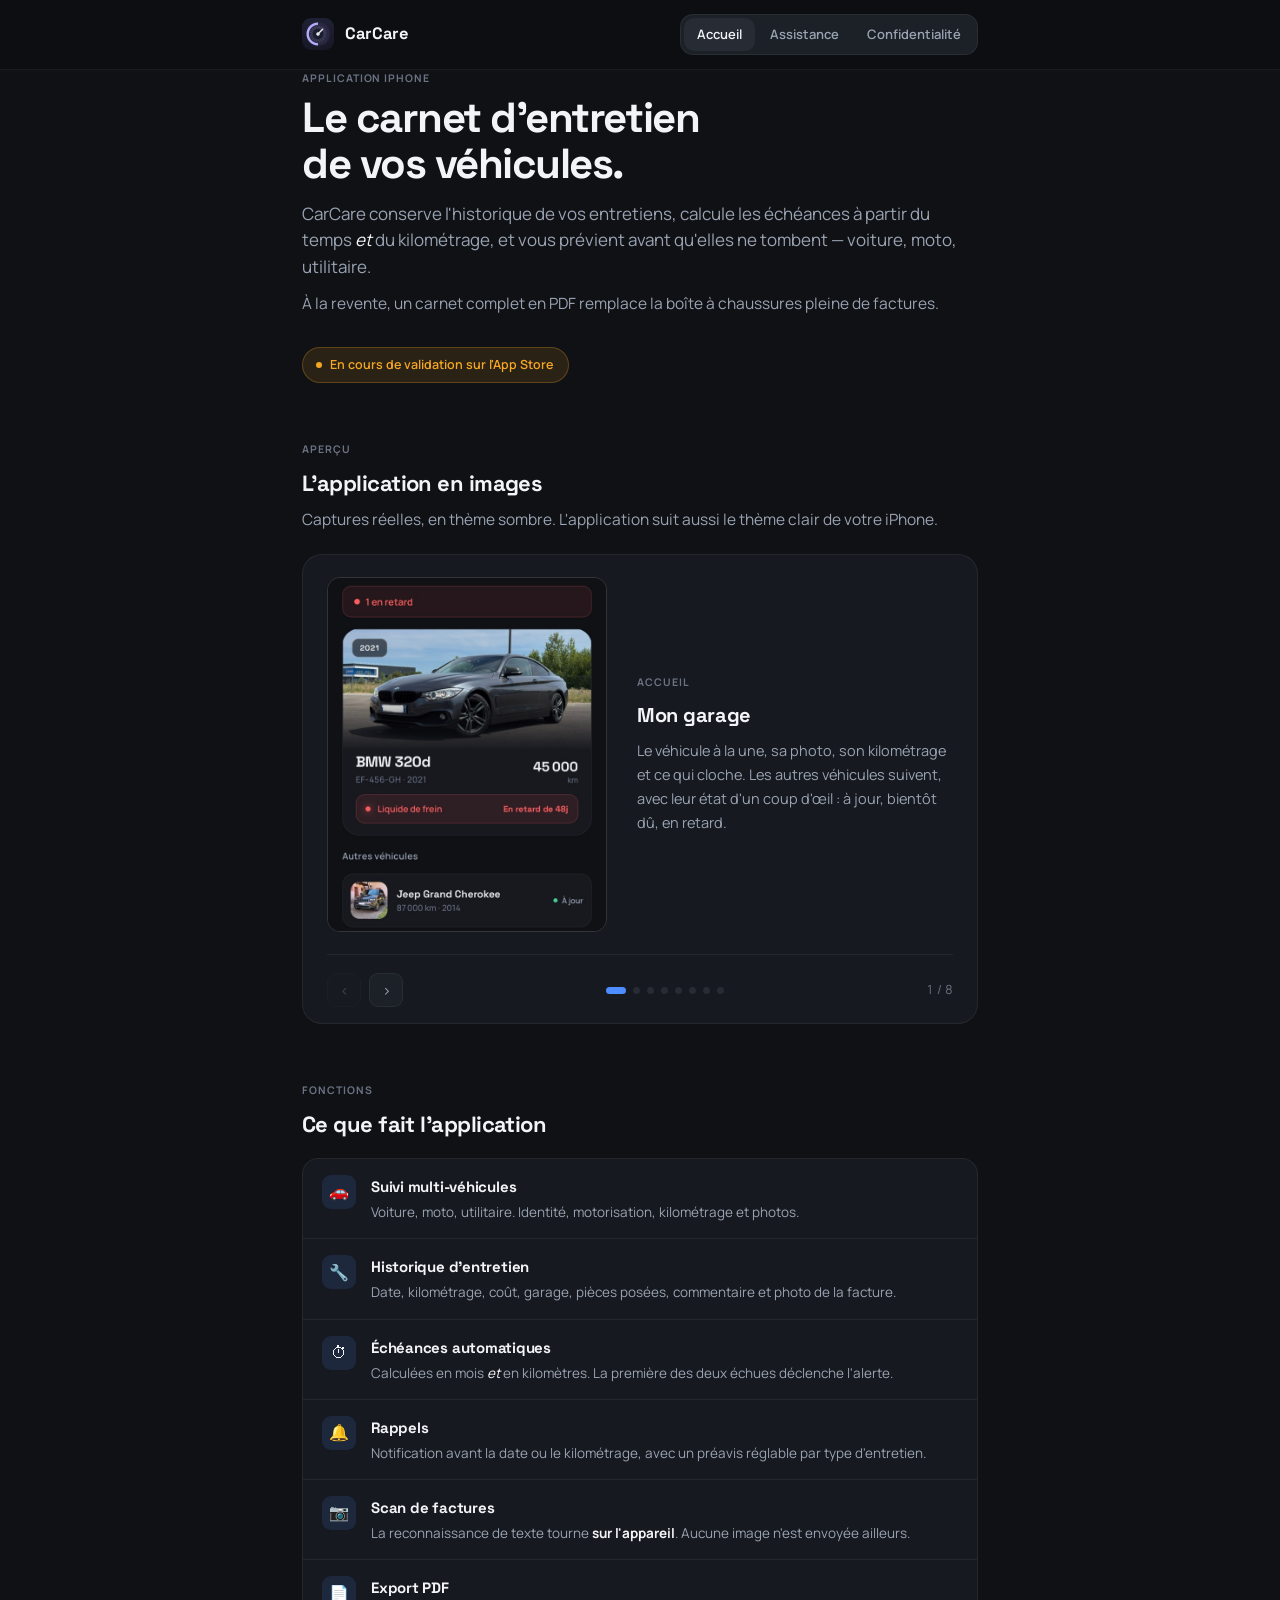
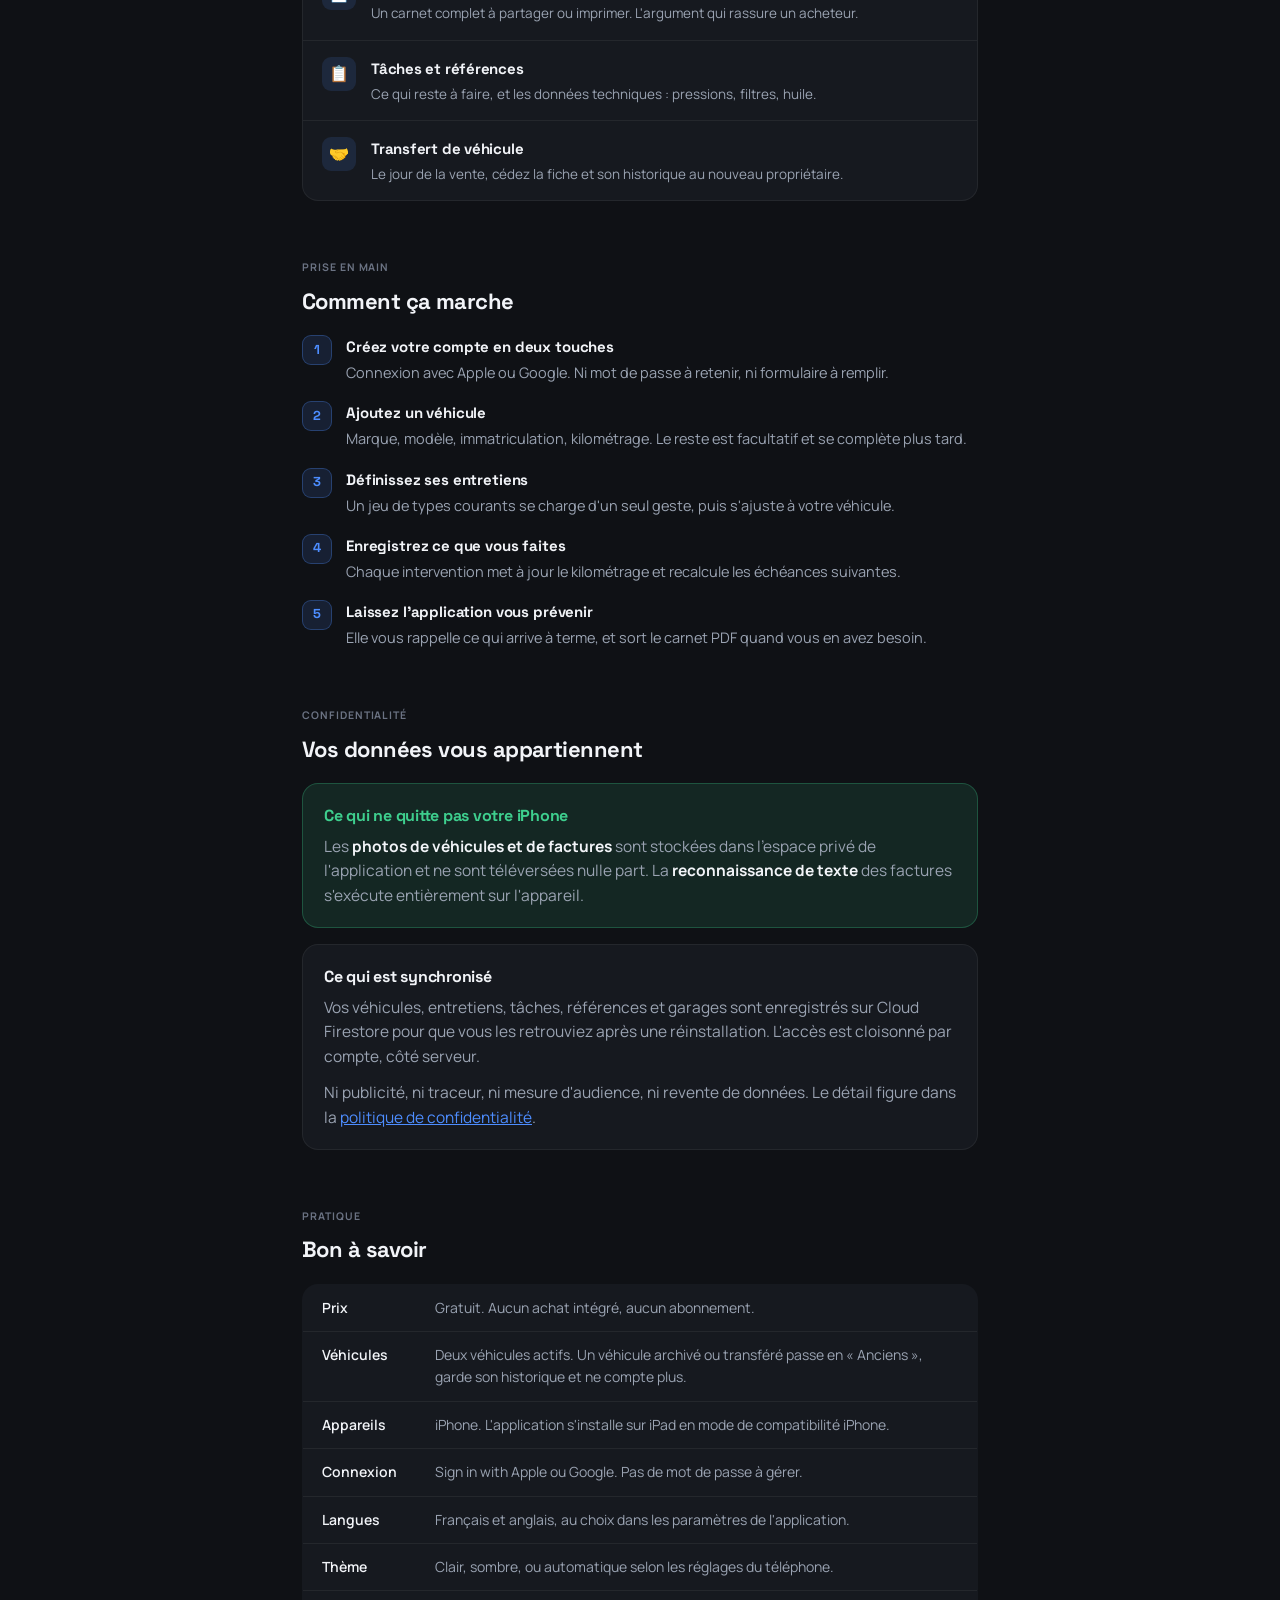
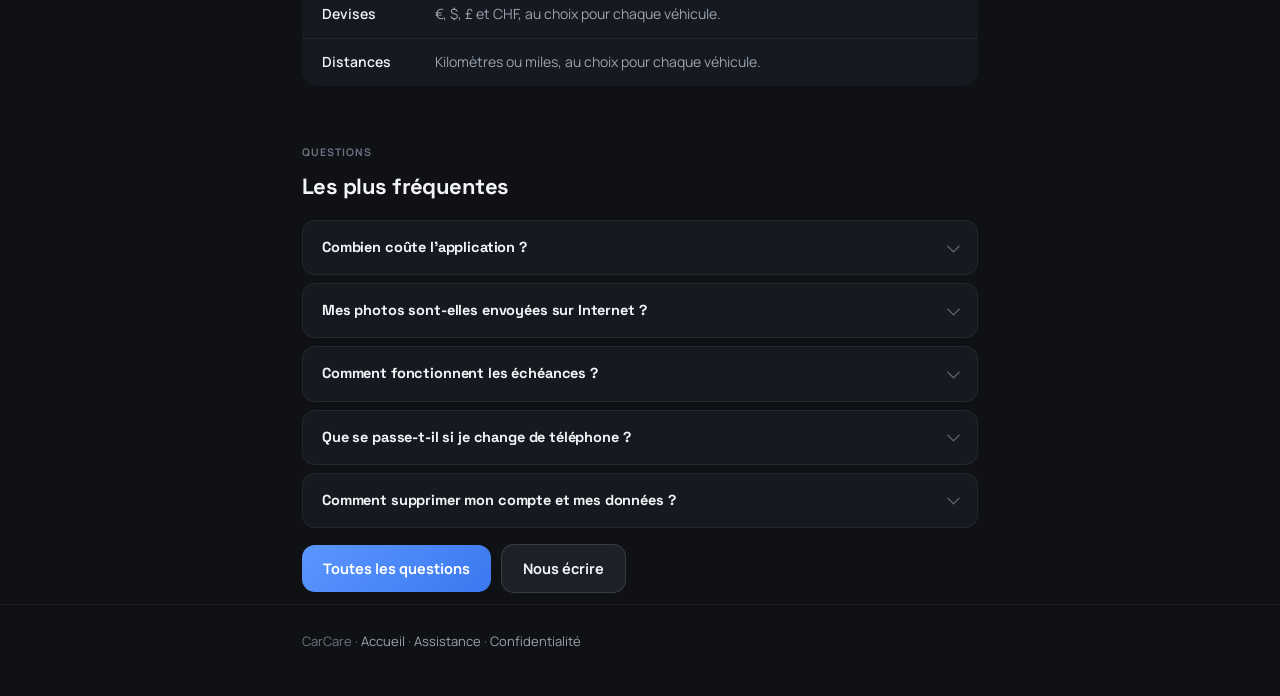
<file: index.html>
<!DOCTYPE html>
<html lang="fr">
<head>
<meta charset="utf-8">
<meta name="viewport" content="width=device-width, initial-scale=1">
<title>CarCare — Le carnet d'entretien de vos véhicules</title>
<meta name="description" content="CarCare garde l'historique d'entretien de vos véhicules, calcule les échéances en mois et en kilomètres, vous rappelle ce qui arrive à terme et exporte un carnet PDF complet. Gratuit, sans publicité, photos conservées sur l'appareil.">
<link rel="icon" href="img/icon.png">
<link rel="apple-touch-icon" href="img/icon.png">
<meta property="og:type" content="website">
<meta property="og:title" content="CarCare — Le carnet d'entretien de vos véhicules">
<meta property="og:description" content="Historique, échéances calculées en mois et en kilomètres, rappels et export PDF. Gratuit, sans publicité.">
<meta property="og:image" content="https://chamallaw.github.io/carcare-site/img/shots/garage.jpg">
<meta property="og:url" content="https://chamallaw.github.io/carcare-site/">
<meta name="twitter:card" content="summary_large_image">
<link rel="preconnect" href="https://fonts.googleapis.com">
<link rel="preconnect" href="https://fonts.gstatic.com" crossorigin>
<link href="https://fonts.googleapis.com/css2?family=Space+Grotesk:wght@500;700&family=Manrope:wght@400;600;700&display=swap" rel="stylesheet">
<link rel="stylesheet" href="style.css">
</head>
<body>

<header>
  <div class="wrap bar">
    <a class="brand" href="index.html" aria-label="CarCare, accueil"><img class="mark" src="img/icon.png" alt=""><b>CarCare</b></a>
    <nav>
      <a class="on" href="index.html">Accueil</a>
      <a href="support.html">Assistance</a>
      <a href="privacy.html">Confidentialité</a>
    </nav>
  </div>
</header>

<main class="wrap">

  <span class="eyebrow">Application iPhone</span>
  <h1>Le carnet d'entretien<br>de vos véhicules.</h1>
  <p class="lead">CarCare conserve l'historique de vos entretiens, calcule les échéances à partir du temps <em>et</em> du kilométrage, et vous prévient avant qu'elles ne tombent — voiture, moto, utilitaire.</p>
  <p>À la revente, un carnet complet en PDF remplace la boîte à chaussures pleine de factures.</p>
  <p><span class="pill"><span class="dot-mark"></span> En cours de validation sur l'App Store</span></p>

  <section class="section">
    <span class="eyebrow">Aperçu</span>
    <h2>L'application en images</h2>
    <p class="section-intro">Captures réelles, en thème sombre. L'application suit aussi le thème clair de votre iPhone.</p>

    <div class="carousel" data-carousel>
      <div class="track" data-track tabindex="0" role="group" aria-roledescription="carrousel" aria-label="Captures d'écran de l'application">

        <div class="slide" role="group" aria-roledescription="diapositive" aria-label="1 sur 8 : Mon garage">
          <img src="img/shots/garage.jpg" alt="Écran d'accueil « Mon garage » : le véhicule à la une avec sa photo, son kilométrage et une alerte d'entretien en retard." width="640" height="814">
          <div class="slide-text">
            <span class="eyebrow">Accueil</span>
            <h3>Mon garage</h3>
            <p>Le véhicule à la une, sa photo, son kilométrage et ce qui cloche. Les autres véhicules suivent, avec leur état d'un coup d'œil : à jour, bientôt dû, en retard.</p>
          </div>
        </div>

        <div class="slide" role="group" aria-roledescription="diapositive" aria-label="2 sur 8 : Échéances">
          <img src="img/shots/echeances.jpg" alt="Liste des échéances d'un véhicule : un entretien en retard en rouge, les suivants à jour en vert." width="640" height="814" loading="lazy">
          <div class="slide-text">
            <span class="eyebrow">Échéances</span>
            <h3>Ce qui arrive à terme</h3>
            <p>Chaque entretien affiche sa prochaine date et son prochain kilométrage. La première des deux échéances à tomber fait basculer la pastille en « bientôt », puis en « en retard ».</p>
          </div>
        </div>

        <div class="slide" role="group" aria-roledescription="diapositive" aria-label="3 sur 8 : Historique">
          <img src="img/shots/historique.jpg" alt="Historique d'entretien d'un véhicule avec le total des dépenses et le détail de chaque intervention." width="640" height="814" loading="lazy">
          <div class="slide-text">
            <span class="eyebrow">Historique</span>
            <h3>Tout ce qui a été fait</h3>
            <p>Date, kilométrage, coût, garage, pièces posées et commentaire pour chaque intervention — plus le total dépensé sur le véhicule, calculé au fil de l'eau.</p>
          </div>
        </div>

        <div class="slide" role="group" aria-roledescription="diapositive" aria-label="4 sur 8 : Types d'entretien">
          <img src="img/shots/config.jpg" alt="Configuration des types d'entretien : vidange tous les 12 mois ou 15 000 km, filtre à air, contrôle technique, pneus." width="640" height="814" loading="lazy">
          <div class="slide-text">
            <span class="eyebrow">Configuration</span>
            <h3>Vos règles, pas les nôtres</h3>
            <p>Vidange tous les 12 mois ou 15 000 km, contrôle technique tous les 2 ans, distribution à 120 000 km : vous définissez la périodicité et le préavis de chaque rappel.</p>
          </div>
        </div>

        <div class="slide" role="group" aria-roledescription="diapositive" aria-label="5 sur 8 : Fiche véhicule">
          <img src="img/shots/fiche.jpg" alt="Fiche véhicule : motorisation, kilométrage, puis les actions partager le PDF, imprimer, transférer et supprimer." width="640" height="814" loading="lazy">
          <div class="slide-text">
            <span class="eyebrow">Fiche véhicule</span>
            <h3>Le carnet, en un geste</h3>
            <p>Motorisation, kilométrage, devise et unité de distance. C'est d'ici que part le PDF complet, l'impression, ou le transfert au prochain propriétaire.</p>
          </div>
        </div>

        <div class="slide" role="group" aria-roledescription="diapositive" aria-label="6 sur 8 : Références">
          <img src="img/shots/references.jpg" alt="Références techniques d'un véhicule : pressions des pneus, référence du filtre à air, huile moteur." width="640" height="814" loading="lazy">
          <div class="slide-text">
            <span class="eyebrow">Références</span>
            <h3>Ce qu'on cherche toujours</h3>
            <p>Pression des pneus avant et arrière, référence exacte du filtre, viscosité et quantité d'huile. Noté une fois, retrouvé au bon moment.</p>
          </div>
        </div>

        <div class="slide" role="group" aria-roledescription="diapositive" aria-label="7 sur 8 : À faire">
          <img src="img/shots/todo.jpg" alt="Liste de tâches à faire sur un véhicule, avec des niveaux d'urgence et une tâche terminée." width="640" height="814" loading="lazy">
          <div class="slide-text">
            <span class="eyebrow">À faire</span>
            <h3>Le bruit suspect de mardi</h3>
            <p>Un doute se note tout de suite, avec son niveau d'urgence, et se traite au prochain passage. Une tâche terminée bascule dans l'historique.</p>
          </div>
        </div>

        <div class="slide" role="group" aria-roledescription="diapositive" aria-label="8 sur 8 : Garages">
          <img src="img/shots/garages.jpg" alt="Carnet d'adresses des garages et prestataires avec leur téléphone et leur adresse." width="640" height="814" loading="lazy">
          <div class="slide-text">
            <span class="eyebrow">Garages</span>
            <h3>Vos prestataires</h3>
            <p>Téléphone, adresse, e-mail. Chaque garage se rattache aux entretiens qu'il a réalisés, et son numéro reste à portée de pouce.</p>
          </div>
        </div>

      </div>

      <div class="carousel-nav">
        <div class="arrows">
          <button class="arrow" type="button" data-prev aria-label="Capture précédente">‹</button>
          <button class="arrow" type="button" data-next aria-label="Capture suivante">›</button>
        </div>
        <div class="dots" data-dots></div>
        <span class="counter" data-counter aria-hidden="true"></span>
      </div>
    </div>
  </section>

  <section class="section">
    <span class="eyebrow">Fonctions</span>
    <h2>Ce que fait l'application</h2>

    <div class="rows">
      <div class="row">
        <div class="row-ico">🚗</div>
        <div><h3>Suivi multi-véhicules</h3><p>Voiture, moto, utilitaire. Identité, motorisation, kilométrage et photos.</p></div>
      </div>
      <div class="row">
        <div class="row-ico">🔧</div>
        <div><h3>Historique d'entretien</h3><p>Date, kilométrage, coût, garage, pièces posées, commentaire et photo de la facture.</p></div>
      </div>
      <div class="row">
        <div class="row-ico">⏱</div>
        <div><h3>Échéances automatiques</h3><p>Calculées en mois <em>et</em> en kilomètres. La première des deux échues déclenche l'alerte.</p></div>
      </div>
      <div class="row">
        <div class="row-ico">🔔</div>
        <div><h3>Rappels</h3><p>Notification avant la date ou le kilométrage, avec un préavis réglable par type d'entretien.</p></div>
      </div>
      <div class="row">
        <div class="row-ico">📷</div>
        <div><h3>Scan de factures</h3><p>La reconnaissance de texte tourne <strong>sur l'appareil</strong>. Aucune image n'est envoyée ailleurs.</p></div>
      </div>
      <div class="row">
        <div class="row-ico">📄</div>
        <div><h3>Export PDF</h3><p>Un carnet complet à partager ou imprimer. L'argument qui rassure un acheteur.</p></div>
      </div>
      <div class="row">
        <div class="row-ico">📋</div>
        <div><h3>Tâches et références</h3><p>Ce qui reste à faire, et les données techniques : pressions, filtres, huile.</p></div>
      </div>
      <div class="row">
        <div class="row-ico">🤝</div>
        <div><h3>Transfert de véhicule</h3><p>Le jour de la vente, cédez la fiche et son historique au nouveau propriétaire.</p></div>
      </div>
    </div>
  </section>

  <section class="section">
    <span class="eyebrow">Prise en main</span>
    <h2>Comment ça marche</h2>

    <ol class="steps">
      <li><b>Créez votre compte en deux touches</b>Connexion avec Apple ou Google. Ni mot de passe à retenir, ni formulaire à remplir.</li>
      <li><b>Ajoutez un véhicule</b>Marque, modèle, immatriculation, kilométrage. Le reste est facultatif et se complète plus tard.</li>
      <li><b>Définissez ses entretiens</b>Un jeu de types courants se charge d'un seul geste, puis s'ajuste à votre véhicule.</li>
      <li><b>Enregistrez ce que vous faites</b>Chaque intervention met à jour le kilométrage et recalcule les échéances suivantes.</li>
      <li><b>Laissez l'application vous prévenir</b>Elle vous rappelle ce qui arrive à terme, et sort le carnet PDF quand vous en avez besoin.</li>
    </ol>
  </section>

  <section class="section">
    <span class="eyebrow">Confidentialité</span>
    <h2>Vos données vous appartiennent</h2>

    <div class="card card-ok">
      <h3>Ce qui ne quitte pas votre iPhone</h3>
      <p>Les <strong>photos de véhicules et de factures</strong> sont stockées dans l'espace privé de l'application et ne sont téléversées nulle part. La <strong>reconnaissance de texte</strong> des factures s'exécute entièrement sur l'appareil.</p>
    </div>

    <div class="card">
      <h3>Ce qui est synchronisé</h3>
      <p>Vos véhicules, entretiens, tâches, références et garages sont enregistrés sur Cloud Firestore pour que vous les retrouviez après une réinstallation. L'accès est cloisonné par compte, côté serveur.</p>
      <p>Ni publicité, ni traceur, ni mesure d'audience, ni revente de données. Le détail figure dans la <a href="privacy.html">politique de confidentialité</a>.</p>
    </div>
  </section>

  <section class="section">
    <span class="eyebrow">Pratique</span>
    <h2>Bon à savoir</h2>

    <table>
      <tr><td>Prix</td><td>Gratuit. Aucun achat intégré, aucun abonnement.</td></tr>
      <tr><td>Véhicules</td><td>Deux véhicules actifs. Un véhicule archivé ou transféré passe en « Anciens », garde son historique et ne compte plus.</td></tr>
      <tr><td>Appareils</td><td>iPhone. L'application s'installe sur iPad en mode de compatibilité iPhone.</td></tr>
      <tr><td>Connexion</td><td>Sign in with Apple ou Google. Pas de mot de passe à gérer.</td></tr>
      <tr><td>Langues</td><td>Français et anglais, au choix dans les paramètres de l'application.</td></tr>
      <tr><td>Thème</td><td>Clair, sombre, ou automatique selon les réglages du téléphone.</td></tr>
      <tr><td>Devises</td><td>€, $, £ et CHF, au choix pour chaque véhicule.</td></tr>
      <tr><td>Distances</td><td>Kilomètres ou miles, au choix pour chaque véhicule.</td></tr>
    </table>
  </section>

  <section class="section">
    <span class="eyebrow">Questions</span>
    <h2>Les plus fréquentes</h2>

    <div class="faq">
      <details>
        <summary>Combien coûte l'application ?</summary>
        <div class="answer"><p>Rien. Il n'y a ni achat intégré, ni abonnement, ni publicité. L'application suit deux véhicules actifs.</p></div>
      </details>
      <details>
        <summary>Mes photos sont-elles envoyées sur Internet ?</summary>
        <div class="answer"><p>Non. Les photos de véhicules et de factures restent sur votre appareil et ne sont téléversées nulle part — y compris lors d'un transfert de véhicule, où elles ne sont pas transmises. Voir la <a href="privacy.html">politique de confidentialité</a>.</p></div>
      </details>
      <details>
        <summary>Comment fonctionnent les échéances ?</summary>
        <div class="answer"><p>Vous définissez, pour chaque type d'entretien, une périodicité en mois, en kilomètres, ou les deux. L'application part du dernier entretien enregistré et du kilométrage courant, puis retient <strong>la première des deux échéances</strong> à tomber. Un préavis réglable déclenche la notification avant l'échéance.</p></div>
      </details>
      <details>
        <summary>Que se passe-t-il si je change de téléphone ?</summary>
        <div class="answer"><p>Vos véhicules, entretiens, tâches, références et garages reviennent dès que vous vous reconnectez : ils sont synchronisés. Les photos, elles, sont stockées sur l'appareil — elles suivent une restauration depuis une sauvegarde iCloud ou iTunes, mais pas une installation neuve sur un téléphone vierge.</p></div>
      </details>
      <details>
        <summary>Comment supprimer mon compte et mes données ?</summary>
        <div class="answer"><p>Dans l'application : <strong>Paramètres → Compte → Supprimer mon compte</strong>. Après une double confirmation, la suppression est immédiate et définitive — compte, données synchronisées et photos locales.</p></div>
      </details>
    </div>

    <p class="btns"><a class="btn" href="support.html">Toutes les questions</a><a class="btn btn-ghost" href="mailto:contact.chamallaw@gmail.com">Nous écrire</a></p>
  </section>

</main>

<footer>
  <div class="wrap">
    CarCare · <a href="index.html">Accueil</a> · <a href="support.html">Assistance</a> · <a href="privacy.html">Confidentialité</a>
  </div>
</footer>

<script src="carousel.js" defer></script>

</body>
</html>
</file>
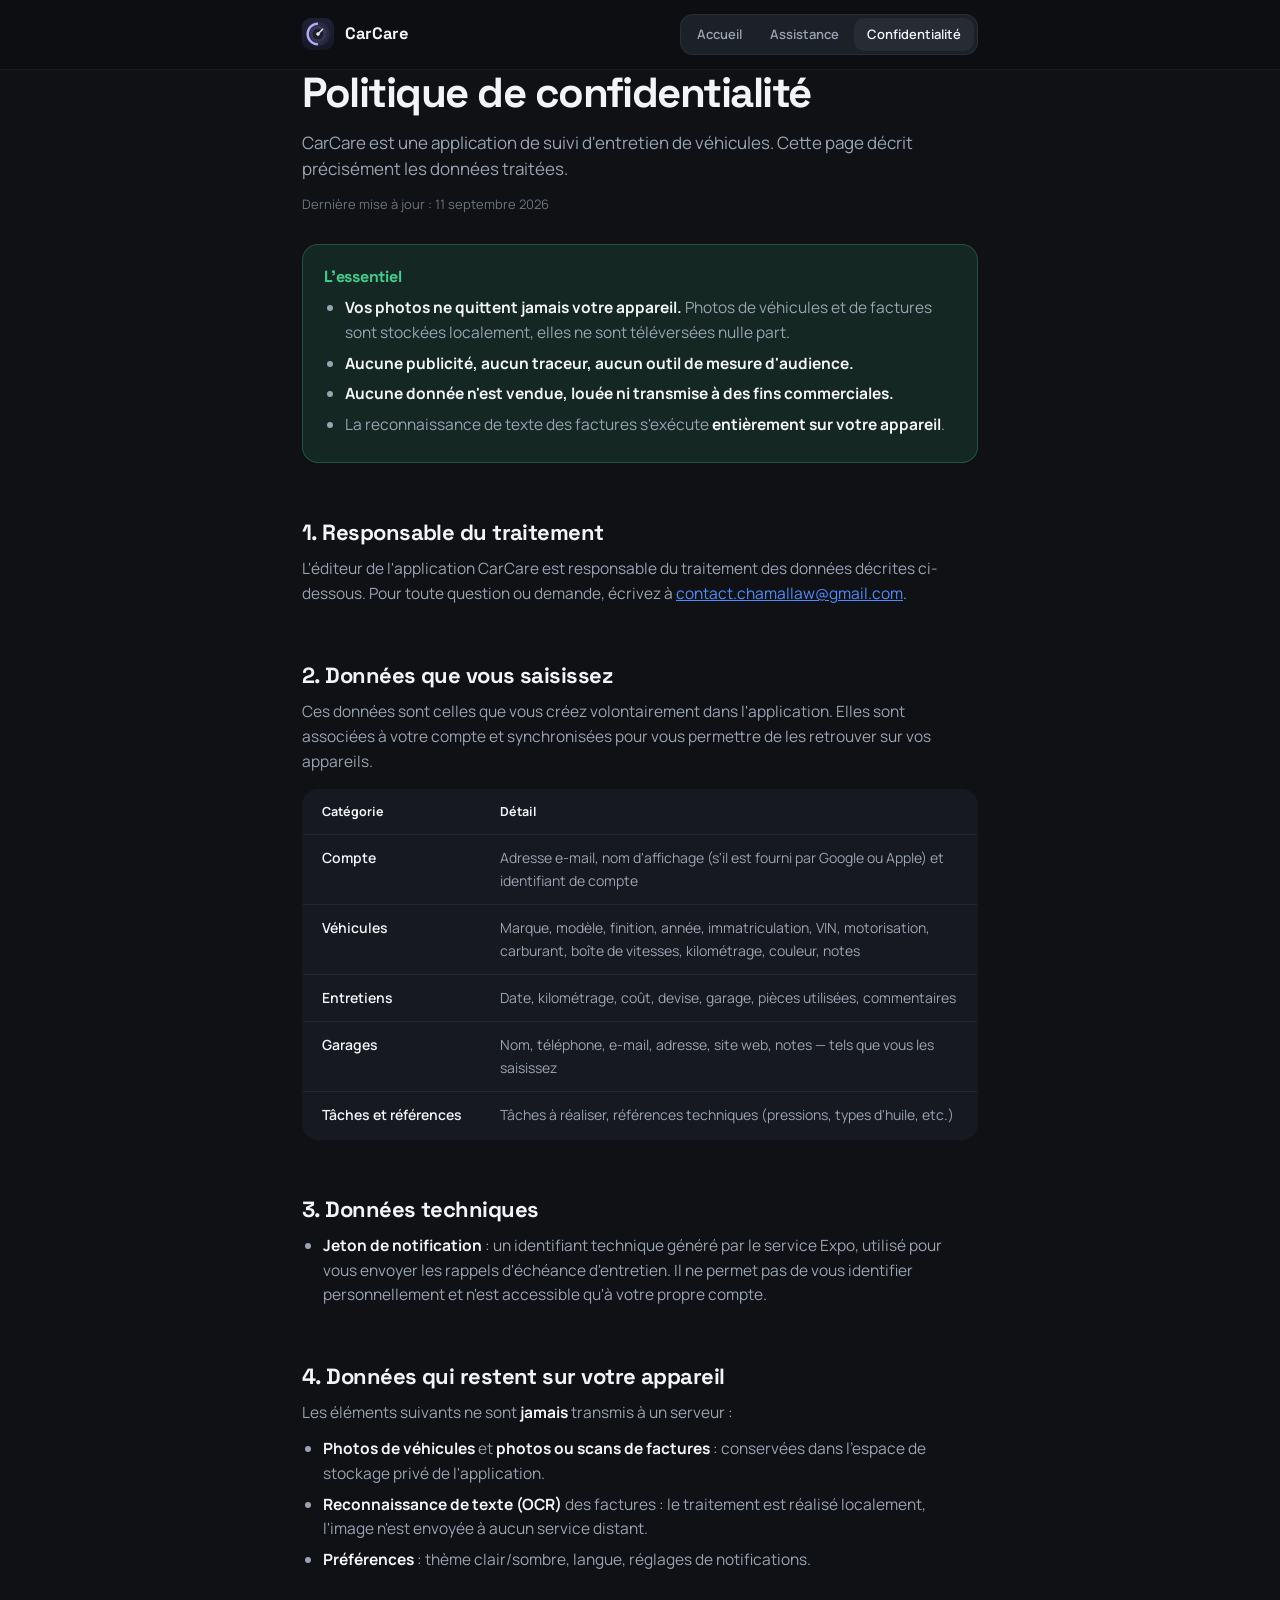
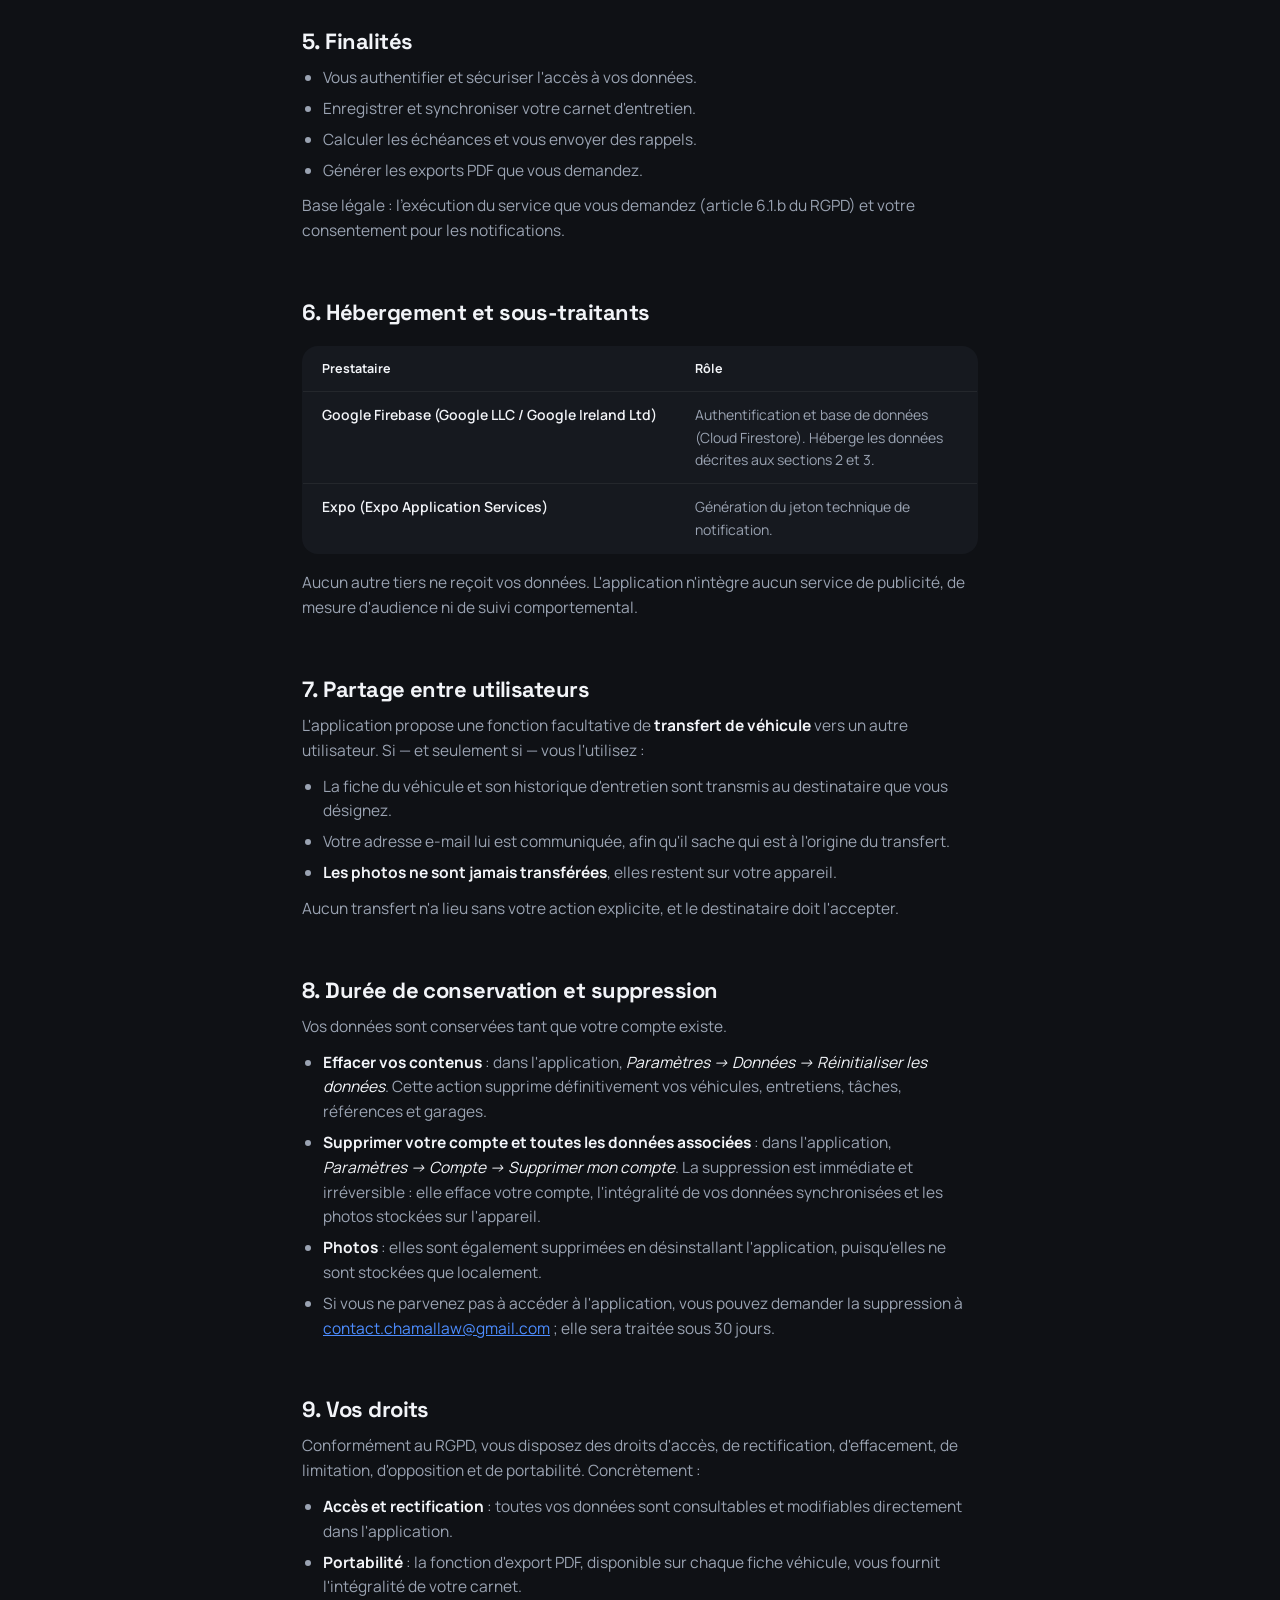
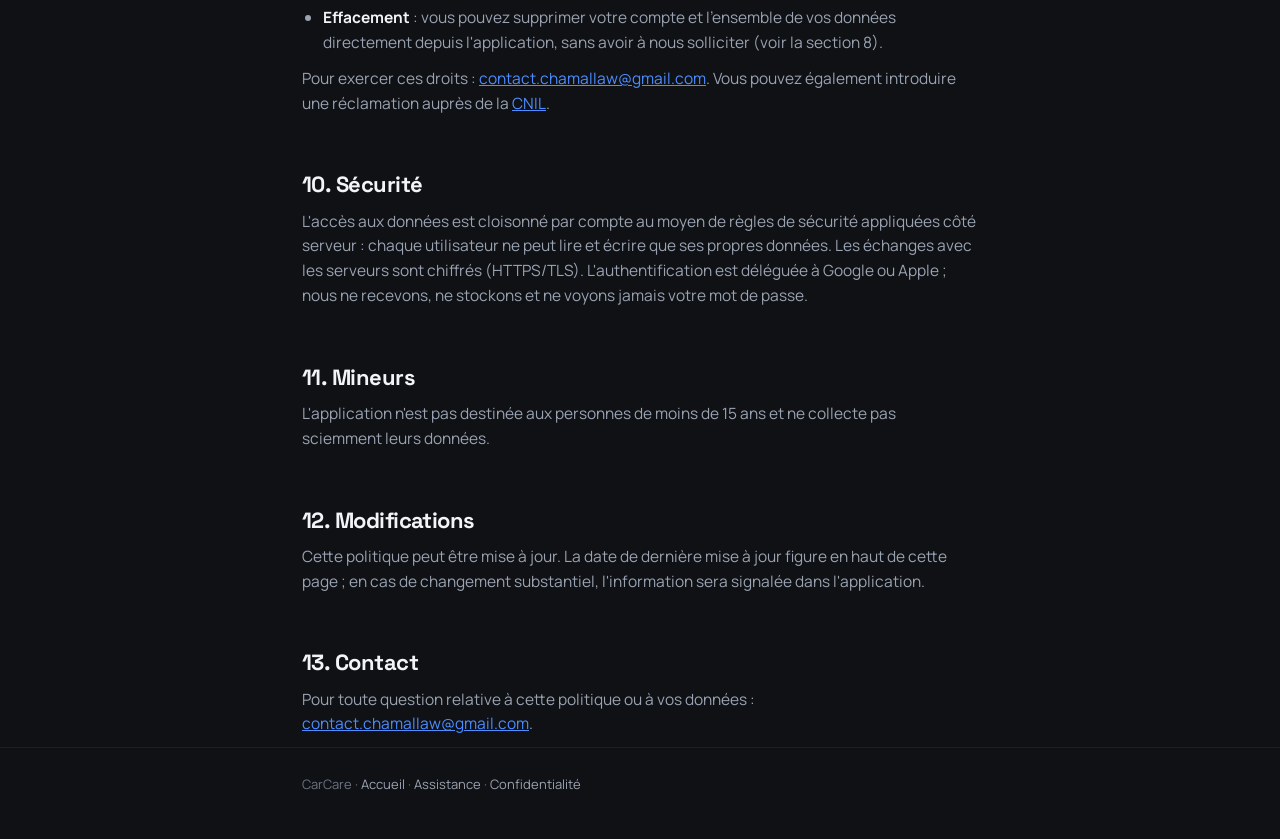
<file: privacy.html>
<!DOCTYPE html>
<html lang="fr">
<head>
<meta charset="utf-8">
<meta name="viewport" content="width=device-width, initial-scale=1">
<title>Politique de confidentialité — CarCare</title>
<meta name="description" content="Politique de confidentialité de l'application CarCare : quelles données sont collectées, où elles sont stockées et comment les supprimer.">
<link rel="icon" href="img/icon.png">
<link rel="apple-touch-icon" href="img/icon.png">
<link rel="preconnect" href="https://fonts.googleapis.com">
<link rel="preconnect" href="https://fonts.gstatic.com" crossorigin>
<link href="https://fonts.googleapis.com/css2?family=Space+Grotesk:wght@500;700&family=Manrope:wght@400;600;700&display=swap" rel="stylesheet">
<link rel="stylesheet" href="style.css">
</head>
<body>

<header>
  <div class="wrap bar">
    <a class="brand" href="index.html" aria-label="CarCare, accueil"><img class="mark" src="img/icon.png" alt=""><b>CarCare</b></a>
    <nav>
      <a href="index.html">Accueil</a>
      <a href="support.html">Assistance</a>
      <a class="on" href="privacy.html">Confidentialité</a>
    </nav>
  </div>
</header>

<main class="wrap">

  <h1>Politique de confidentialité</h1>
  <p class="lead">CarCare est une application de suivi d'entretien de véhicules. Cette page décrit précisément les données traitées.</p>
  <p class="meta">Dernière mise à jour : 11 septembre 2026</p>

  <div class="card card-ok">
    <h3>L'essentiel</h3>
    <ul>
      <li><strong>Vos photos ne quittent jamais votre appareil.</strong> Photos de véhicules et de factures sont stockées localement, elles ne sont téléversées nulle part.</li>
      <li><strong>Aucune publicité, aucun traceur, aucun outil de mesure d'audience.</strong></li>
      <li><strong>Aucune donnée n'est vendue, louée ni transmise à des fins commerciales.</strong></li>
      <li>La reconnaissance de texte des factures s'exécute <strong>entièrement sur votre appareil</strong>.</li>
    </ul>
  </div>

  <h2>1. Responsable du traitement</h2>
  <p>L'éditeur de l'application CarCare est responsable du traitement des données décrites ci-dessous. Pour toute question ou demande, écrivez à <a href="mailto:contact.chamallaw@gmail.com">contact.chamallaw@gmail.com</a>.</p>

  <h2>2. Données que vous saisissez</h2>
  <p>Ces données sont celles que vous créez volontairement dans l'application. Elles sont associées à votre compte et synchronisées pour vous permettre de les retrouver sur vos appareils.</p>
  <table>
    <tr><th>Catégorie</th><th>Détail</th></tr>
    <tr><td>Compte</td><td>Adresse e-mail, nom d'affichage (s'il est fourni par Google ou Apple) et identifiant de compte</td></tr>
    <tr><td>Véhicules</td><td>Marque, modèle, finition, année, immatriculation, VIN, motorisation, carburant, boîte de vitesses, kilométrage, couleur, notes</td></tr>
    <tr><td>Entretiens</td><td>Date, kilométrage, coût, devise, garage, pièces utilisées, commentaires</td></tr>
    <tr><td>Garages</td><td>Nom, téléphone, e-mail, adresse, site web, notes — tels que vous les saisissez</td></tr>
    <tr><td>Tâches et références</td><td>Tâches à réaliser, références techniques (pressions, types d'huile, etc.)</td></tr>
  </table>

  <h2>3. Données techniques</h2>
  <ul>
    <li><strong>Jeton de notification</strong> : un identifiant technique généré par le service Expo, utilisé pour vous envoyer les rappels d'échéance d'entretien. Il ne permet pas de vous identifier personnellement et n'est accessible qu'à votre propre compte.</li>
  </ul>

  <h2>4. Données qui restent sur votre appareil</h2>
  <p>Les éléments suivants ne sont <strong>jamais</strong> transmis à un serveur :</p>
  <ul>
    <li><strong>Photos de véhicules</strong> et <strong>photos ou scans de factures</strong> : conservées dans l'espace de stockage privé de l'application.</li>
    <li><strong>Reconnaissance de texte (OCR)</strong> des factures : le traitement est réalisé localement, l'image n'est envoyée à aucun service distant.</li>
    <li><strong>Préférences</strong> : thème clair/sombre, langue, réglages de notifications.</li>
  </ul>

  <h2>5. Finalités</h2>
  <ul>
    <li>Vous authentifier et sécuriser l'accès à vos données.</li>
    <li>Enregistrer et synchroniser votre carnet d'entretien.</li>
    <li>Calculer les échéances et vous envoyer des rappels.</li>
    <li>Générer les exports PDF que vous demandez.</li>
  </ul>
  <p>Base légale : l'exécution du service que vous demandez (article 6.1.b du RGPD) et votre consentement pour les notifications.</p>

  <h2>6. Hébergement et sous-traitants</h2>
  <table>
    <tr><th>Prestataire</th><th>Rôle</th></tr>
    <tr><td>Google Firebase (Google LLC / Google Ireland Ltd)</td><td>Authentification et base de données (Cloud Firestore). Héberge les données décrites aux sections 2 et 3.</td></tr>
    <tr><td>Expo (Expo Application Services)</td><td>Génération du jeton technique de notification.</td></tr>
  </table>
  <p>Aucun autre tiers ne reçoit vos données. L'application n'intègre aucun service de publicité, de mesure d'audience ni de suivi comportemental.</p>

  <h2>7. Partage entre utilisateurs</h2>
  <p>L'application propose une fonction facultative de <strong>transfert de véhicule</strong> vers un autre utilisateur. Si — et seulement si — vous l'utilisez :</p>
  <ul>
    <li>La fiche du véhicule et son historique d'entretien sont transmis au destinataire que vous désignez.</li>
    <li>Votre adresse e-mail lui est communiquée, afin qu'il sache qui est à l'origine du transfert.</li>
    <li><strong>Les photos ne sont jamais transférées</strong>, elles restent sur votre appareil.</li>
  </ul>
  <p>Aucun transfert n'a lieu sans votre action explicite, et le destinataire doit l'accepter.</p>

  <h2>8. Durée de conservation et suppression</h2>
  <p>Vos données sont conservées tant que votre compte existe.</p>
  <ul>
    <li><strong>Effacer vos contenus</strong> : dans l'application, <em>Paramètres → Données → Réinitialiser les données</em>. Cette action supprime définitivement vos véhicules, entretiens, tâches, références et garages.</li>
    <li><strong>Supprimer votre compte et toutes les données associées</strong> : dans l'application, <em>Paramètres → Compte → Supprimer mon compte</em>. La suppression est immédiate et irréversible : elle efface votre compte, l'intégralité de vos données synchronisées et les photos stockées sur l'appareil.</li>
    <li><strong>Photos</strong> : elles sont également supprimées en désinstallant l'application, puisqu'elles ne sont stockées que localement.</li>
    <li>Si vous ne parvenez pas à accéder à l'application, vous pouvez demander la suppression à <a href="mailto:contact.chamallaw@gmail.com">contact.chamallaw@gmail.com</a> ; elle sera traitée sous 30 jours.</li>
  </ul>

  <h2>9. Vos droits</h2>
  <p>Conformément au RGPD, vous disposez des droits d'accès, de rectification, d'effacement, de limitation, d'opposition et de portabilité. Concrètement :</p>
  <ul>
    <li><strong>Accès et rectification</strong> : toutes vos données sont consultables et modifiables directement dans l'application.</li>
    <li><strong>Portabilité</strong> : la fonction d'export PDF, disponible sur chaque fiche véhicule, vous fournit l'intégralité de votre carnet.</li>
    <li><strong>Effacement</strong> : vous pouvez supprimer votre compte et l'ensemble de vos données directement depuis l'application, sans avoir à nous solliciter (voir la section 8).</li>
  </ul>
  <p>Pour exercer ces droits : <a href="mailto:contact.chamallaw@gmail.com">contact.chamallaw@gmail.com</a>. Vous pouvez également introduire une réclamation auprès de la <a href="https://www.cnil.fr" target="_blank" rel="noopener">CNIL</a>.</p>

  <h2>10. Sécurité</h2>
  <p>L'accès aux données est cloisonné par compte au moyen de règles de sécurité appliquées côté serveur : chaque utilisateur ne peut lire et écrire que ses propres données. Les échanges avec les serveurs sont chiffrés (HTTPS/TLS). L'authentification est déléguée à Google ou Apple ; nous ne recevons, ne stockons et ne voyons jamais votre mot de passe.</p>

  <h2>11. Mineurs</h2>
  <p>L'application n'est pas destinée aux personnes de moins de 15 ans et ne collecte pas sciemment leurs données.</p>

  <h2>12. Modifications</h2>
  <p>Cette politique peut être mise à jour. La date de dernière mise à jour figure en haut de cette page ; en cas de changement substantiel, l'information sera signalée dans l'application.</p>

  <h2>13. Contact</h2>
  <p>Pour toute question relative à cette politique ou à vos données : <a href="mailto:contact.chamallaw@gmail.com">contact.chamallaw@gmail.com</a>.</p>

</main>

<footer>
  <div class="wrap">
    CarCare · <a href="index.html">Accueil</a> · <a href="support.html">Assistance</a> · <a href="privacy.html">Confidentialité</a>
  </div>
</footer>

</body>
</html>
</file>
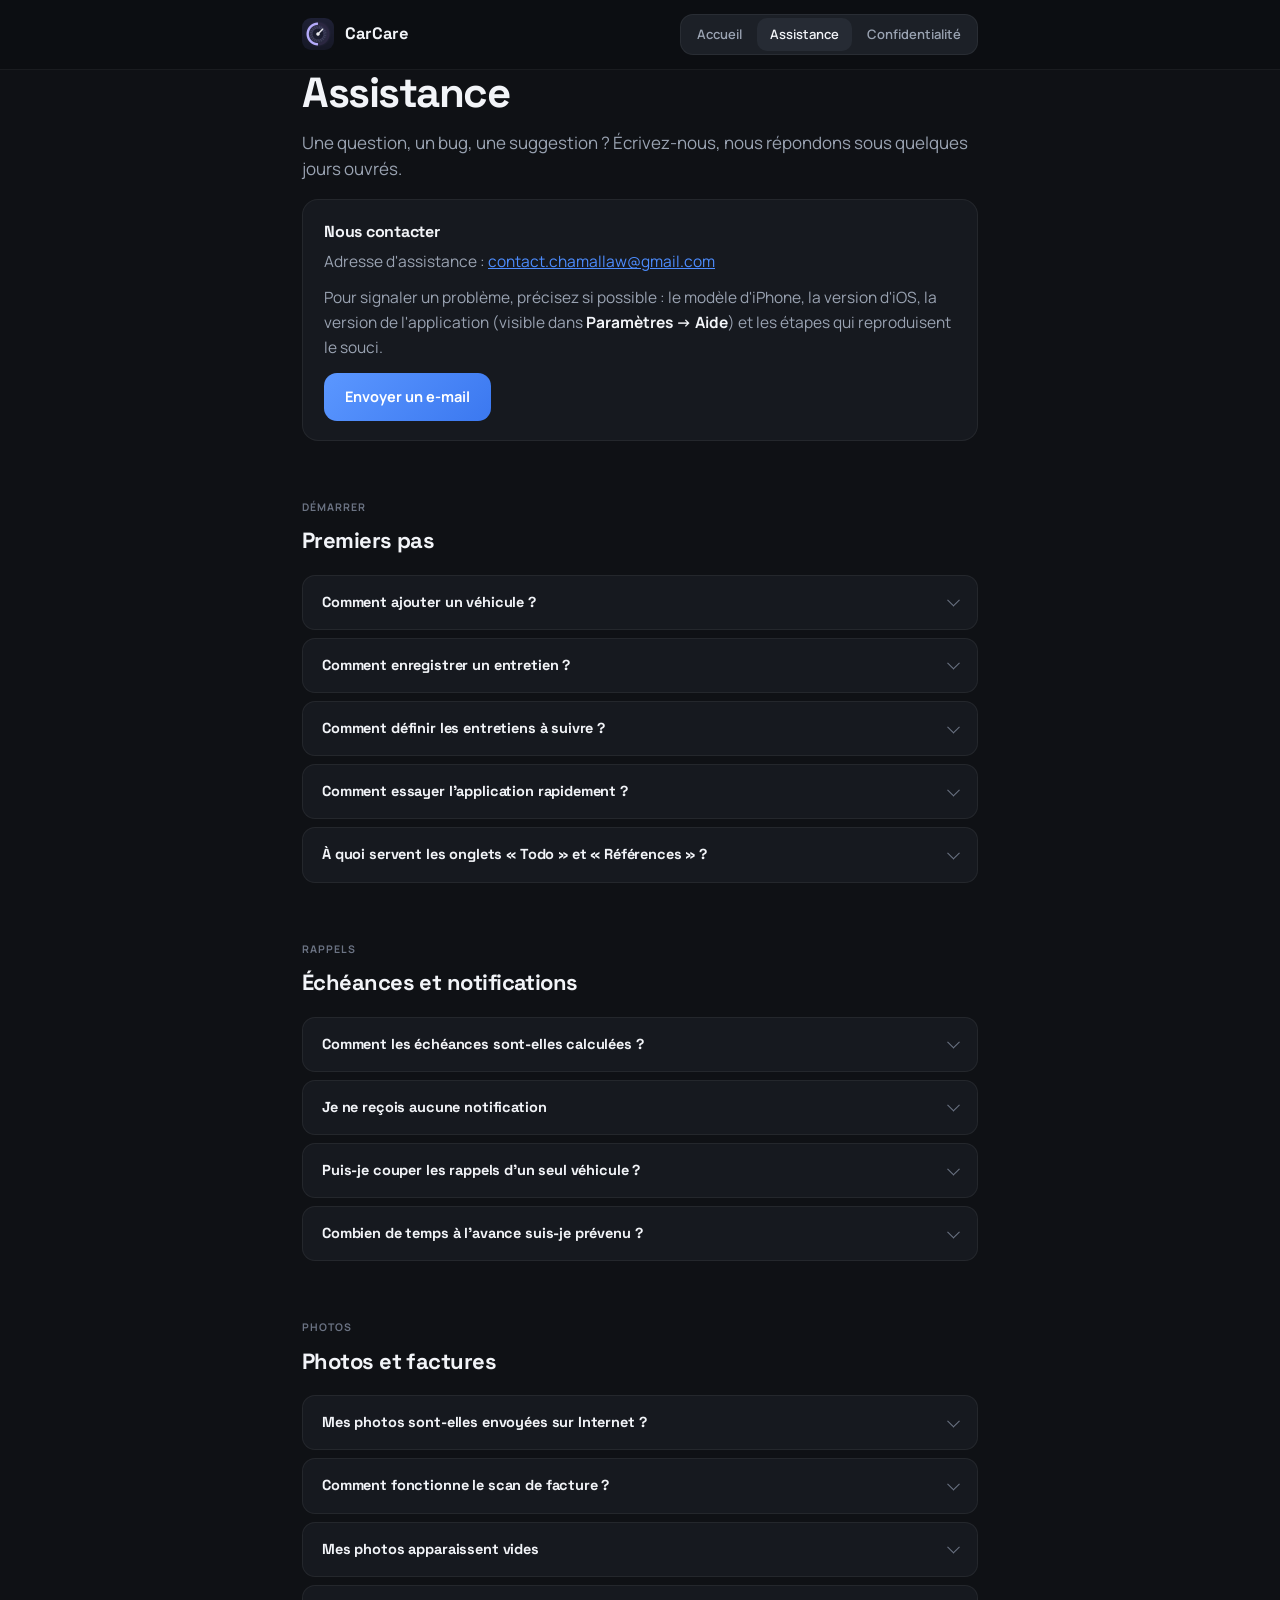
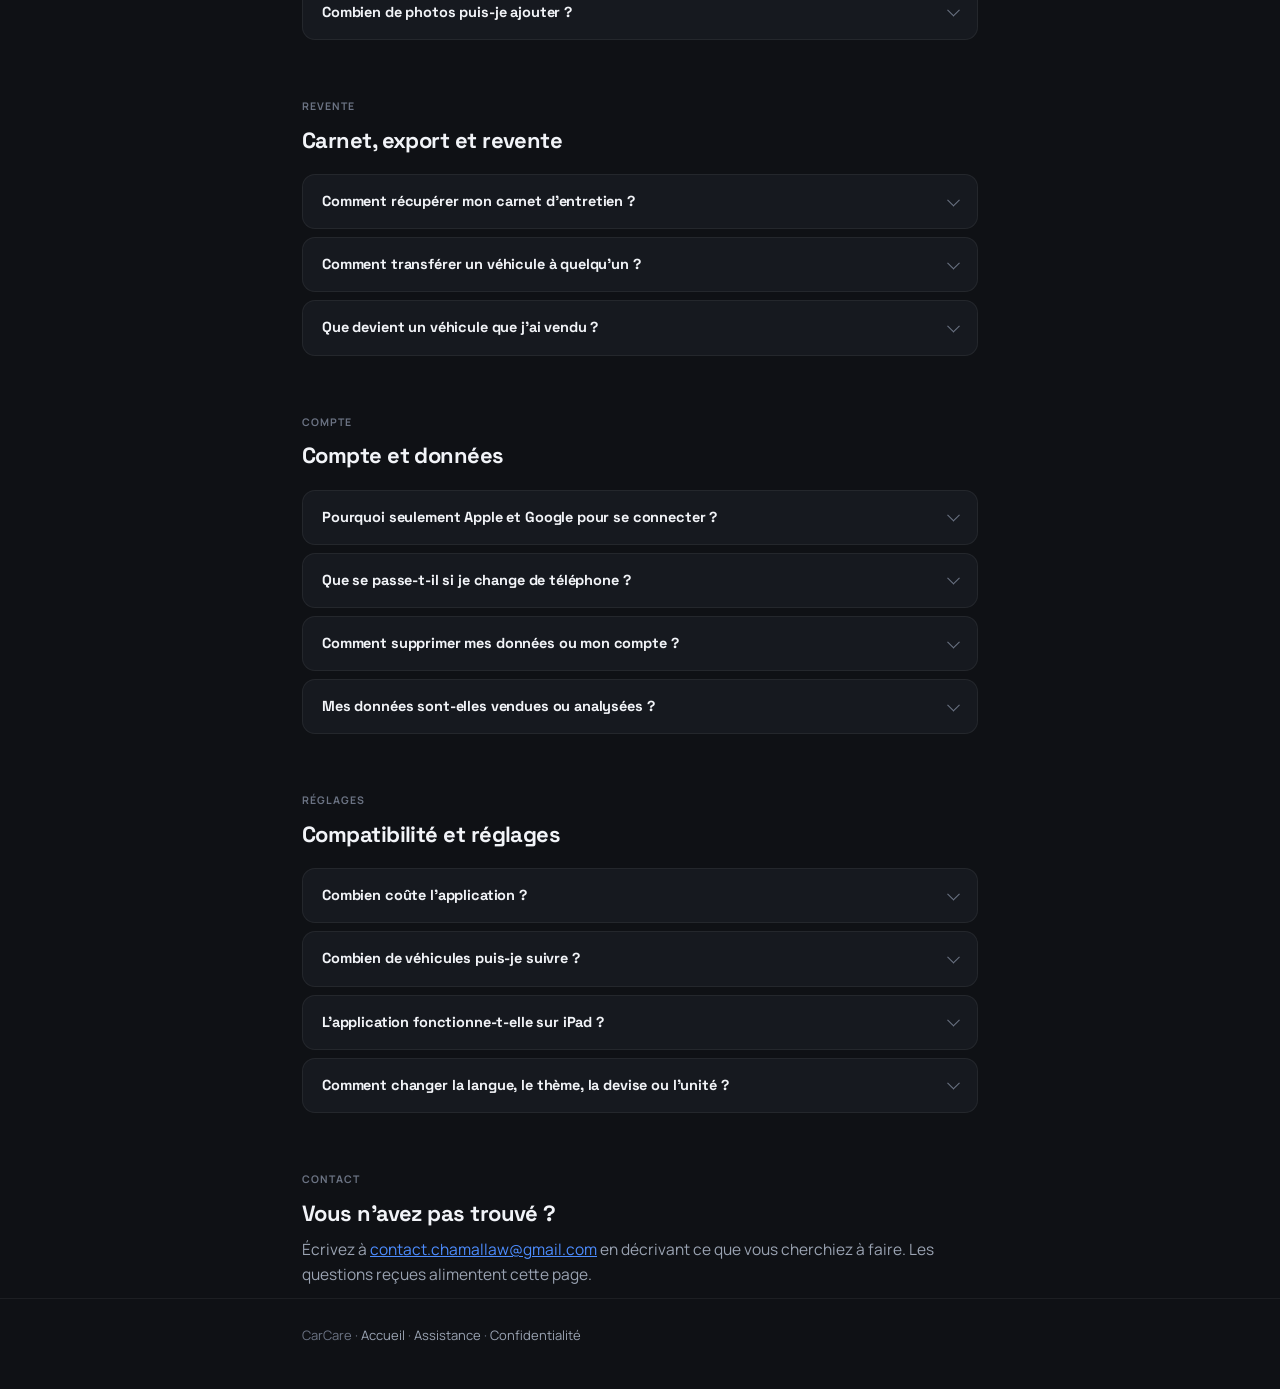
<file: support.html>
<!DOCTYPE html>
<html lang="fr">
<head>
<meta charset="utf-8">
<meta name="viewport" content="width=device-width, initial-scale=1">
<title>Assistance — CarCare</title>
<meta name="description" content="Aide, questions fréquentes et contact pour l'application CarCare : échéances, notifications, photos, export PDF, transfert de véhicule, compte et données.">
<link rel="icon" href="img/icon.png">
<link rel="apple-touch-icon" href="img/icon.png">
<link rel="preconnect" href="https://fonts.googleapis.com">
<link rel="preconnect" href="https://fonts.gstatic.com" crossorigin>
<link href="https://fonts.googleapis.com/css2?family=Space+Grotesk:wght@500;700&family=Manrope:wght@400;600;700&display=swap" rel="stylesheet">
<link rel="stylesheet" href="style.css">
</head>
<body>

<header>
  <div class="wrap bar">
    <a class="brand" href="index.html" aria-label="CarCare, accueil"><img class="mark" src="img/icon.png" alt=""><b>CarCare</b></a>
    <nav>
      <a href="index.html">Accueil</a>
      <a class="on" href="support.html">Assistance</a>
      <a href="privacy.html">Confidentialité</a>
    </nav>
  </div>
</header>

<main class="wrap">

  <h1>Assistance</h1>
  <p class="lead">Une question, un bug, une suggestion ? Écrivez-nous, nous répondons sous quelques jours ouvrés.</p>

  <div class="card">
    <h3>Nous contacter</h3>
    <p>Adresse d'assistance : <a href="mailto:contact.chamallaw@gmail.com">contact.chamallaw@gmail.com</a></p>
    <p>Pour signaler un problème, précisez si possible : le modèle d'iPhone, la version d'iOS, la version de l'application (visible dans <strong>Paramètres → Aide</strong>) et les étapes qui reproduisent le souci.</p>
    <p class="btns"><a class="btn" href="mailto:contact.chamallaw@gmail.com">Envoyer un e-mail</a></p>
  </div>

  <section class="section" id="demarrer">
    <span class="eyebrow">Démarrer</span>
    <h2>Premiers pas</h2>

  <div class="faq">
    <details>
      <summary>Comment ajouter un véhicule ?</summary>
      <div class="answer">
        <p>Depuis l'écran <strong>Mon garage</strong>, appuyez sur <strong>Ajouter un véhicule</strong>, puis renseignez au minimum la marque, le modèle et l'immatriculation. Les autres champs — motorisation, carburant, boîte, couleur, kilométrage — sont facultatifs et modifiables à tout moment.</p>
      </div>
    </details>
    <details>
      <summary>Comment enregistrer un entretien ?</summary>
      <div class="answer">
        <p>Ouvrez la fiche du véhicule, onglet <strong>Historique</strong>, puis <strong>+ Entretien</strong>. Renseignez la date, le kilométrage, le coût, le garage, les pièces posées, et ajoutez la photo de la facture si vous le souhaitez.</p>
        <p>Le kilométrage saisi met à jour celui du véhicule et recalcule les échéances suivantes.</p>
      </div>
    </details>
    <details>
      <summary>Comment définir les entretiens à suivre ?</summary>
      <div class="answer">
        <p>Dans l'onglet <strong>Config</strong> d'un véhicule, créez des types d'entretien avec leur périodicité : en mois, en kilomètres, ou les deux. Vous pouvez charger un jeu de types courants — vidange, filtres, contrôle technique, pneus, distribution — d'un seul geste, puis l'ajuster.</p>
      </div>
    </details>
    <details>
      <summary>Comment essayer l'application rapidement ?</summary>
      <div class="answer">
        <p><strong>Paramètres → Données → Charger les données de démo</strong> remplit l'application avec deux véhicules, leur historique, des garages, des échéances, des tâches et des références. C'est le moyen le plus rapide de voir à quoi ressemble un carnet rempli.</p>
        <p>Attention : cette action <strong>remplace</strong> vos données existantes. À n'utiliser que sur un compte de découverte.</p>
      </div>
    </details>
    <details>
      <summary>À quoi servent les onglets « Todo » et « Références » ?</summary>
      <div class="answer">
        <p><strong>Todo</strong> recueille ce qui reste à faire sur le véhicule, avec un niveau d'urgence : un bruit suspect, un niveau à vérifier. Une tâche terminée peut être basculée dans l'historique.</p>
        <p><strong>Références</strong> garde les données techniques que l'on cherche toujours au mauvais moment : pression des pneus avant et arrière, référence du filtre à air, viscosité et quantité d'huile moteur.</p>
      </div>
    </details>
  </div>

  </section>

  <section class="section" id="echeances">
    <span class="eyebrow">Rappels</span>
    <h2>Échéances et notifications</h2>

  <div class="faq">
    <details>
      <summary>Comment les échéances sont-elles calculées ?</summary>
      <div class="answer">
        <p>L'application part du <strong>dernier entretien enregistré</strong> pour ce type et du <strong>kilométrage courant</strong> du véhicule, puis applique la périodicité que vous avez définie.</p>
        <p>Quand un type d'entretien a une périodicité en mois <em>et</em> en kilomètres, c'est <strong>la première des deux échéances à tomber</strong> qui compte. Une vidange « 12 mois ou 15 000 km » sera donc due au bout d'un an même si vous avez peu roulé.</p>
        <p>Un type sans entretien enregistré ni intervalle configuré reste affiché, mais sans date : l'application ne devine rien à votre place.</p>
      </div>
    </details>
    <details>
      <summary>Je ne reçois aucune notification</summary>
      <div class="answer">
        <ul>
          <li>Vérifiez que les notifications sont autorisées : <strong>Réglages iOS → CarCare → Notifications</strong>.</li>
          <li>Dans l'application, <strong>Paramètres → Notifications</strong> : l'interrupteur général et celui du véhicule concerné doivent être activés.</li>
          <li>Utilisez <strong>Paramètres → Données → Tester le service notification</strong> : une notification de test doit arriver immédiatement. Si elle arrive, le service fonctionne et le problème vient du réglage d'un véhicule ou d'un type d'entretien.</li>
        </ul>
      </div>
    </details>
    <details>
      <summary>Puis-je couper les rappels d'un seul véhicule ?</summary>
      <div class="answer">
        <p>Oui. <strong>Paramètres → Notifications</strong> propose un interrupteur par véhicule, en plus de l'interrupteur général. Chaque type d'entretien a également son propre réglage dans l'onglet <strong>Config</strong> du véhicule.</p>
      </div>
    </details>
    <details>
      <summary>Combien de temps à l'avance suis-je prévenu ?</summary>
      <div class="answer">
        <p>C'est réglable pour chaque type d'entretien, séparément en jours et en kilomètres — par exemple 30 jours et 1 000 km avant l'échéance pour une vidange, 60 jours pour un contrôle technique.</p>
      </div>
    </details>
  </div>

  </section>

  <section class="section" id="photos">
    <span class="eyebrow">Photos</span>
    <h2>Photos et factures</h2>

  <div class="faq">
    <details>
      <summary>Mes photos sont-elles envoyées sur Internet ?</summary>
      <div class="answer">
        <p>Non. Les photos de véhicules et de factures sont conservées dans l'espace de stockage privé de l'application et ne sont téléversées nulle part. Elles ne sont pas non plus transmises lors d'un transfert de véhicule. Voir la <a href="privacy.html">politique de confidentialité</a>.</p>
      </div>
    </details>
    <details>
      <summary>Comment fonctionne le scan de facture ?</summary>
      <div class="answer">
        <p>Dans le formulaire d'entretien, <strong>Scanner une facture</strong> ouvre l'appareil photo, détecte le document et en extrait le texte pour pré-remplir les champs. La reconnaissance de texte s'exécute <strong>entièrement sur l'appareil</strong> : l'image n'est envoyée à aucun service distant.</p>
        <p>Le résultat reste une aide à la saisie — relisez les montants avant d'enregistrer.</p>
      </div>
    </details>
    <details>
      <summary>Mes photos apparaissent vides</summary>
      <div class="answer">
        <p>Ce problème pouvait survenir après une mise à jour de l'application, sur d'anciennes versions : le chemin des photos changeait à chaque installation. Il est corrigé — les photos sont désormais retrouvées automatiquement, sans manipulation de votre part.</p>
        <p>Si une photo reste vide malgré tout, supprimez-la et rajoutez-la.</p>
      </div>
    </details>
    <details>
      <summary>Combien de photos puis-je ajouter ?</summary>
      <div class="answer">
        <p>Jusqu'à cinq photos par véhicule. La fiche affiche un compteur, et l'application vous prévient quand la limite est atteinte.</p>
      </div>
    </details>
  </div>

  </section>

  <section class="section" id="carnet">
    <span class="eyebrow">Revente</span>
    <h2>Carnet, export et revente</h2>

  <div class="faq">
    <details>
      <summary>Comment récupérer mon carnet d'entretien ?</summary>
      <div class="answer">
        <p>Sur la fiche d'un véhicule, <strong>Partager PDF</strong> génère un carnet complet : informations du véhicule, historique daté des interventions et références techniques. <strong>Imprimer</strong> l'envoie directement vers une imprimante.</p>
        <p>C'est aussi le moyen le plus simple de transmettre l'historique lors d'une revente, sans que l'acheteur ait besoin de l'application.</p>
      </div>
    </details>
    <details>
      <summary>Comment transférer un véhicule à quelqu'un ?</summary>
      <div class="answer">
        <p>Depuis la fiche du véhicule, choisissez <strong>Transférer ce véhicule</strong> et indiquez l'adresse e-mail exacte du destinataire — il doit déjà posséder un compte CarCare. Il reçoit la demande dans son application et doit l'accepter ; il peut aussi la refuser.</p>
        <p>Il n'existe aucun annuaire et aucune recherche d'utilisateur : sans l'adresse exacte, personne ne peut être trouvé. Les photos ne sont pas transmises.</p>
      </div>
    </details>
    <details>
      <summary>Que devient un véhicule que j'ai vendu ?</summary>
      <div class="answer">
        <p>Une fois le transfert accepté, le véhicule quitte vos véhicules actifs et rejoint l'onglet <strong>Anciens</strong>. Il ne compte plus dans votre nombre de véhicules actifs, et vous en gardez la trace.</p>
      </div>
    </details>
  </div>

  </section>

  <section class="section" id="compte">
    <span class="eyebrow">Compte</span>
    <h2>Compte et données</h2>

  <div class="faq">
    <details>
      <summary>Pourquoi seulement Apple et Google pour se connecter ?</summary>
      <div class="answer">
        <p>Parce que c'est plus sûr pour vous : il n'y a aucun mot de passe à créer, à retenir ni à faire fuiter, et nous n'en recevons ni n'en stockons jamais aucun. L'authentification est entièrement déléguée à Apple ou à Google.</p>
      </div>
    </details>
    <details>
      <summary>Que se passe-t-il si je change de téléphone ?</summary>
      <div class="answer">
        <p>Vos véhicules, entretiens, tâches, références et garages reviennent dès que vous vous reconnectez avec le même compte : ils sont synchronisés.</p>
        <p>Les photos, elles, sont stockées sur l'appareil. Elles suivent une restauration depuis une sauvegarde iCloud ou iTunes, mais <strong>pas</strong> une installation neuve sur un téléphone vierge. Avant de changer de téléphone, exportez vos carnets en PDF si vous tenez aux images de factures.</p>
      </div>
    </details>
    <details>
      <summary>Comment supprimer mes données ou mon compte ?</summary>
      <div class="answer">
        <ul>
          <li><strong>Effacer vos contenus en gardant votre compte</strong> : Paramètres → Données → Réinitialiser les données.</li>
          <li><strong>Supprimer votre compte et toutes vos données</strong> : Paramètres → Compte → Supprimer mon compte. Après une double confirmation, la suppression est immédiate et définitive — compte, données synchronisées et photos locales.</li>
        </ul>
        <p>Pour des raisons de sécurité, la suppression d'un compte exige une connexion récente. Si l'application vous le demande, reconnectez-vous puis relancez l'opération.</p>
        <p>Si vous ne parvenez pas à accéder à l'application, écrivez à <a href="mailto:contact.chamallaw@gmail.com">contact.chamallaw@gmail.com</a> : la demande sera traitée sous 30 jours.</p>
      </div>
    </details>
    <details>
      <summary>Mes données sont-elles vendues ou analysées ?</summary>
      <div class="answer">
        <p>Non. L'application n'intègre aucune publicité, aucun traceur et aucun outil de mesure d'audience. Aucune donnée n'est vendue, louée ni transmise à des fins commerciales. Le détail complet figure dans la <a href="privacy.html">politique de confidentialité</a>.</p>
      </div>
    </details>
  </div>

  </section>

  <section class="section" id="reglages">
    <span class="eyebrow">Réglages</span>
    <h2>Compatibilité et réglages</h2>

  <div class="faq">
    <details>
      <summary>Combien coûte l'application ?</summary>
      <div class="answer">
        <p>Rien. Il n'y a ni achat intégré, ni abonnement, ni publicité.</p>
      </div>
    </details>
    <details>
      <summary>Combien de véhicules puis-je suivre ?</summary>
      <div class="answer">
        <p>Deux véhicules actifs. Les véhicules transférés à quelqu'un d'autre passent dans <strong>Anciens</strong> et ne comptent plus dans ce total.</p>
        <p>Si vous atteignez la limite, ouvrez la fiche d'un véhicule que vous ne suivez plus : vous pouvez l'<strong>archiver</strong> — il rejoint « Anciens » avec tout son historique intact —, le transférer à son nouveau propriétaire, ou le supprimer. La place se libère aussitôt.</p>
      </div>
    </details>
    <details>
      <summary>L'application fonctionne-t-elle sur iPad ?</summary>
      <div class="answer">
        <p>CarCare est conçue pour iPhone. Elle s'installe et fonctionne sur iPad en mode de compatibilité iPhone, mais l'affichage n'est pas optimisé pour le grand écran.</p>
      </div>
    </details>
    <details>
      <summary>Comment changer la langue, le thème, la devise ou l'unité ?</summary>
      <div class="answer">
        <p><strong>Langue</strong> (français ou anglais) et <strong>thème</strong> (clair, sombre, ou automatique selon les réglages du téléphone) se règlent dans <strong>Paramètres → Apparence</strong>.</p>
        <p><strong>Devise</strong> (€, $, £, CHF) et <strong>unité de distance</strong> (kilomètres ou miles) se choisissent véhicule par véhicule, dans la fiche du véhicule.</p>
      </div>
    </details>
  </div>

  </section>

  <section class="section" id="autre">
    <span class="eyebrow">Contact</span>
    <h2>Vous n'avez pas trouvé ?</h2>
  <p>Écrivez à <a href="mailto:contact.chamallaw@gmail.com">contact.chamallaw@gmail.com</a> en décrivant ce que vous cherchiez à faire. Les questions reçues alimentent cette page.</p>

  </section>

</main>

<footer>
  <div class="wrap">
    CarCare · <a href="index.html">Accueil</a> · <a href="support.html">Assistance</a> · <a href="privacy.html">Confidentialité</a>
  </div>
</footer>

</body>
</html>
</file>
<file: style.css>
/* ─────────────────────────────────────────────────────────────────────────
   CarCare — feuille de style commune.

   Les valeurs viennent directement du thème « Onyx » de l'application
   (src/theme/colors.ts et src/theme/index.ts) : mêmes surfaces, mêmes
   rayons, même bleu, même hiérarchie typographique. Le site doit donner
   l'impression d'être la même chose que l'app, pas un site à côté.
   ───────────────────────────────────────────────────────────────────── */

:root {
  --bg: #0f1115;
  --surface: #16191f;
  --surface-2: #1c2027;
  --surface-3: #262b34;
  --border: rgba(255, 255, 255, 0.06);
  --border-strong: rgba(255, 255, 255, 0.12);

  --text: #f2f4f8;
  --text-2: #9aa3b2;
  --text-3: #6b7383;

  --primary: #4d8dff;
  --primary-dark: #3b78f0;
  --primary-light: rgba(77, 141, 255, 0.13);
  --success: #3ecf8e;
  --success-light: rgba(62, 207, 142, 0.12);
  --warning: #f5a623;
  --warning-light: rgba(245, 166, 35, 0.12);
  --danger: #ff5d5d;
  --danger-light: rgba(255, 93, 93, 0.12);

  /* Rayons repris de radius{} dans l'app */
  --r-sm: 9px;
  --r-md: 13px;
  --r-lg: 16px;
  --r-xl: 20px;

  --display: 'Space Grotesk', -apple-system, BlinkMacSystemFont, sans-serif;
  --body: 'Manrope', -apple-system, BlinkMacSystemFont, 'Segoe UI', sans-serif;
}

* { box-sizing: border-box; margin: 0; padding: 0; }

/* Les attributs width/height du HTML sont mappés par le navigateur sur les
   propriétés CSS correspondantes. Fixer la seule largeur en CSS laisse donc
   la hauteur de l'attribut s'appliquer telle quelle, et l'image est écrasée.
   `height: auto` rend la main au ratio naturel. */
img { max-width: 100%; height: auto; }

body {
  background: var(--bg);
  color: var(--text);
  font-family: var(--body);
  font-size: 15.5px;
  line-height: 1.6;
  -webkit-font-smoothing: antialiased;
}

.wrap { max-width: 720px; margin: 0 auto; padding: 0 22px; }

/* ── En-tête ──────────────────────────────────────────────────────────── */
header {
  border-bottom: 1px solid var(--border);
  padding: 14px 0;
  position: sticky;
  top: 0;
  background: rgba(13, 15, 19, 0.92);
  backdrop-filter: blur(16px);
  z-index: 20;
}

.bar { display: flex; align-items: center; justify-content: space-between; gap: 16px; }
.brand { display: flex; align-items: center; gap: 11px; text-decoration: none; color: var(--text); }
.mark { width: 32px; height: 32px; border-radius: var(--r-sm); display: block; flex-shrink: 0; }
.brand b { font-family: var(--display); font-size: 16.5px; letter-spacing: -0.02em; }

/* Navigation en contrôle segmenté, comme les onglets de l'application */
nav {
  display: flex;
  gap: 2px;
  background: var(--surface-2);
  border: 1px solid var(--border);
  border-radius: var(--r-md);
  padding: 3px;
}

nav a {
  color: var(--text-2);
  text-decoration: none;
  font-size: 13px;
  font-weight: 600;
  padding: 6px 13px;
  border-radius: 10px;
  white-space: nowrap;
}

nav a:hover { color: var(--text); }
nav a.on { color: var(--text); background: var(--surface-3); }

/* ── Rythme typographique ─────────────────────────────────────────────── */
main { padding: 44px 0 80px; }

/* Le libellé en petites capitales au-dessus d'un titre est la signature
   de l'app (« IDENTITÉ », « MOTORISATION », « PHOTOS »). */
.eyebrow {
  display: block;
  font-size: 10.5px;
  font-weight: 700;
  letter-spacing: 0.09em;
  text-transform: uppercase;
  color: var(--text-3);
  margin-bottom: 8px;
}

h1 {
  font-family: var(--display);
  font-size: clamp(30px, 5.5vw, 42px);
  font-weight: 700;
  letter-spacing: -0.035em;
  line-height: 1.1;
  margin-bottom: 14px;
}

/* Les pages légales enchaînent des h2 numérotés sans intertitre : la marge
   haute par défaut les espace. Dans une .section, c'est la section qui la
   porte, juste au-dessus de son libellé en petites capitales. */
h2 {
  font-family: var(--display);
  font-size: 22px;
  font-weight: 700;
  letter-spacing: -0.025em;
  margin: 52px 0 6px;
}

.section { margin-top: 58px; }
.section h2 { margin-top: 0; }

h3 { font-family: var(--display); font-size: 16px; font-weight: 700; letter-spacing: -0.015em; color: var(--text); margin-bottom: 5px; }

p, li { color: var(--text-2); margin-bottom: 11px; }
ul, ol { padding-left: 21px; margin-bottom: 11px; }
li { margin-bottom: 6px; }
a { color: var(--primary); }
strong { color: var(--text); font-weight: 700; }
em { color: var(--text); font-style: italic; }

.lead { font-size: 17px; color: var(--text-2); line-height: 1.55; }
.meta { color: var(--text-3); font-size: 13px; margin-bottom: 30px; }
.section-intro { color: var(--text-2); margin-bottom: 22px; }

/* ── Pastille d'état, reprise des badges de l'app ─────────────────────── */
.pill {
  display: inline-flex; align-items: center; gap: 8px;
  background: var(--warning-light);
  border: 1px solid rgba(245, 166, 35, 0.26);
  border-radius: 999px;
  padding: 7px 15px 7px 13px;
  font-size: 12.5px; font-weight: 600;
  color: var(--warning);
  margin-top: 20px;
}

.dot-mark { width: 6px; height: 6px; border-radius: 50%; background: currentColor; flex-shrink: 0; }

/* ── Carrousel de captures ────────────────────────────────────────────── */
.carousel {
  background: var(--surface);
  border: 1px solid var(--border);
  border-radius: var(--r-xl);
  padding: 22px 24px 16px;
}

.track {
  display: flex;
  overflow-x: auto;
  scroll-snap-type: x mandatory;
  scrollbar-width: none;
  -ms-overflow-style: none;
  gap: 40px;
}

.track::-webkit-scrollbar { display: none; }

/* Les captures sont recadrées sur la partie utile de l'écran (640x814 au
   lieu de 640x1387) : un écran d'iPhone entier est deux fois plus haut que
   large, ce qui imposait soit une carte démesurée, soit une image trop
   petite pour qu'on y distingue quoi que ce soit. Affichées sur 280 px pour
   un fichier de 640, elles gardent 2,3x la densité d'un écran standard. */
.slide {
  flex: 0 0 100%;
  scroll-snap-align: center;
  display: grid;
  grid-template-columns: 280px 1fr;
  gap: 30px;
  align-items: center;
}

.slide img {
  width: 280px;
  height: auto;
  display: block;
  border-radius: var(--r-md);
  border: 1px solid var(--border-strong);
}

.slide-text h3 { margin-bottom: 8px; font-size: 20px; }
.slide-text p { font-size: 14.5px; line-height: 1.65; margin-bottom: 0; max-width: 38ch; }

/* ── Commandes du carrousel ───────────────────────────────────────────── */
.carousel-nav {
  display: flex; align-items: center; justify-content: space-between;
  gap: 16px;
  margin-top: 22px;
  padding-top: 18px;
  border-top: 1px solid var(--border);
}

.arrows { display: flex; gap: 8px; }

.arrow {
  width: 34px; height: 34px;
  border-radius: var(--r-sm);
  background: var(--surface-2);
  border: 1px solid var(--border);
  color: var(--text-2);
  font-size: 15px; line-height: 1;
  cursor: pointer;
  display: flex; align-items: center; justify-content: center;
  font-family: var(--body);
}

.arrow:hover:not(:disabled) { background: var(--surface-3); color: var(--text); }
.arrow:disabled { opacity: 0.3; cursor: default; }

.dots { display: flex; gap: 7px; }

.dot {
  width: 7px; height: 7px; padding: 0;
  border-radius: 50%;
  border: none;
  background: var(--surface-3);
  cursor: pointer;
  transition: background 0.15s ease, width 0.15s ease;
}

.dot[aria-current="true"] { background: var(--primary); width: 20px; border-radius: 4px; }

.counter { font-size: 12.5px; color: var(--text-3); font-variant-numeric: tabular-nums; }

/* ── Cartes et listes groupées, comme les sections de l'app ───────────── */
.card {
  background: var(--surface);
  border: 1px solid var(--border);
  border-radius: var(--r-lg);
  padding: 19px 21px;
  margin: 16px 0;
}

.card h3 { margin-top: 0; }
.card > :last-child { margin-bottom: 0; }

.card-ok { border-color: rgba(62, 207, 142, 0.26); background: var(--success-light); }
.card-ok h3 { color: var(--success); }

/* Liste de lignes groupées dans une seule carte — le motif dominant de l'app */
.rows {
  background: var(--surface);
  border: 1px solid var(--border);
  border-radius: var(--r-lg);
  overflow: hidden;
  margin: 16px 0;
}

.row {
  display: flex;
  gap: 15px;
  padding: 16px 19px;
  border-bottom: 1px solid var(--border);
}

.row:last-child { border-bottom: none; }

.row-ico {
  width: 34px; height: 34px; flex-shrink: 0;
  border-radius: var(--r-sm);
  background: var(--primary-light);
  display: flex; align-items: center; justify-content: center;
  font-size: 16px;
}

.row h3 { font-size: 15px; margin-bottom: 3px; }
.row p { font-size: 13.5px; line-height: 1.5; margin-bottom: 0; color: var(--text-2); }

/* ── Étapes numérotées ────────────────────────────────────────────────── */
.steps { counter-reset: step; list-style: none; padding: 0; margin: 16px 0; }

.steps li {
  counter-increment: step;
  position: relative;
  padding-left: 44px;
  margin-bottom: 17px;
}

.steps li::before {
  content: counter(step);
  position: absolute; left: 0; top: 0;
  width: 28px; height: 28px;
  border-radius: var(--r-sm);
  background: var(--primary-light);
  border: 1px solid rgba(77, 141, 255, 0.3);
  color: var(--primary);
  font-family: var(--display); font-weight: 700; font-size: 13px;
  display: flex; align-items: center; justify-content: center;
}

.steps b { display: block; color: var(--text); font-size: 15px; margin-bottom: 2px; font-family: var(--display); letter-spacing: -0.01em; }
.steps li { color: var(--text-2); font-size: 14.5px; }

/* ── Tableaux ─────────────────────────────────────────────────────────── */
table {
  width: 100%;
  border-collapse: collapse;
  margin: 16px 0;
  font-size: 14px;
  background: var(--surface);
  border: 1px solid var(--border);
  border-radius: var(--r-lg);
  overflow: hidden;
}

th, td { text-align: left; padding: 12px 19px; border-bottom: 1px solid var(--border); vertical-align: top; }
tr:last-child td { border-bottom: none; }
th { color: var(--text); font-weight: 700; font-size: 12.5px; }
td { color: var(--text-2); }
td:first-child { color: var(--text); font-weight: 600; white-space: nowrap; width: 1%; }

/* ── FAQ ──────────────────────────────────────────────────────────────── */
.faq { margin: 16px 0; }

.faq details {
  background: var(--surface);
  border: 1px solid var(--border);
  border-radius: var(--r-md);
  margin-bottom: 8px;
  overflow: hidden;
}

.faq details[open] { border-color: var(--border-strong); }

.faq summary {
  cursor: pointer;
  list-style: none;
  padding: 15px 46px 15px 19px;
  font-weight: 700;
  font-size: 14.5px;
  color: var(--text);
  position: relative;
  font-family: var(--display);
  letter-spacing: -0.01em;
}

.faq summary::-webkit-details-marker { display: none; }

.faq summary::after {
  content: '';
  position: absolute; right: 19px; top: 50%;
  width: 8px; height: 8px;
  border-right: 1.8px solid var(--text-3);
  border-bottom: 1.8px solid var(--text-3);
  transform: translateY(-70%) rotate(45deg);
  transition: transform 0.18s ease, border-color 0.18s ease;
}

.faq details[open] summary::after {
  transform: translateY(-20%) rotate(-135deg);
  border-color: var(--primary);
}

.faq summary:hover { color: var(--primary); }
.faq .answer { padding: 0 19px 17px; }
.faq .answer > :last-child { margin-bottom: 0; }
.faq .answer p, .faq .answer li { font-size: 14px; }

/* ── Boutons ──────────────────────────────────────────────────────────── */
.btn {
  display: inline-block;
  background: linear-gradient(135deg, #5b97ff, var(--primary-dark));
  color: #fff;
  font-weight: 700;
  font-size: 14.5px;
  text-decoration: none;
  padding: 12px 21px;
  border-radius: var(--r-md);
}

.btn-ghost {
  background: var(--surface-2);
  border: 1px solid var(--border-strong);
  color: var(--text);
}

.btns { display: flex; flex-wrap: wrap; gap: 10px; align-items: center; margin-top: 14px; }

/* ── Pied de page ─────────────────────────────────────────────────────── */
footer {
  border-top: 1px solid var(--border);
  padding: 26px 0 44px;
  color: var(--text-3);
  font-size: 13px;
}

footer a { color: var(--text-2); text-decoration: none; }
footer a:hover { color: var(--primary); }

/* ── Adaptations ──────────────────────────────────────────────────────── */
@media (max-width: 700px) {
  .slide { grid-template-columns: 1fr; justify-items: center; text-align: center; gap: 20px; }
  .slide img { width: 288px; }
  .slide-text p { max-width: 42ch; margin-inline: auto; }
  .carousel { padding: 22px 20px 16px; }
}

@media (max-width: 560px) {
  main { padding: 32px 0 60px; }
  .section { margin-top: 46px; }
  nav a { padding: 6px 10px; font-size: 12.5px; }
  .brand b { display: none; }
  .counter { display: none; }
}
</file>
